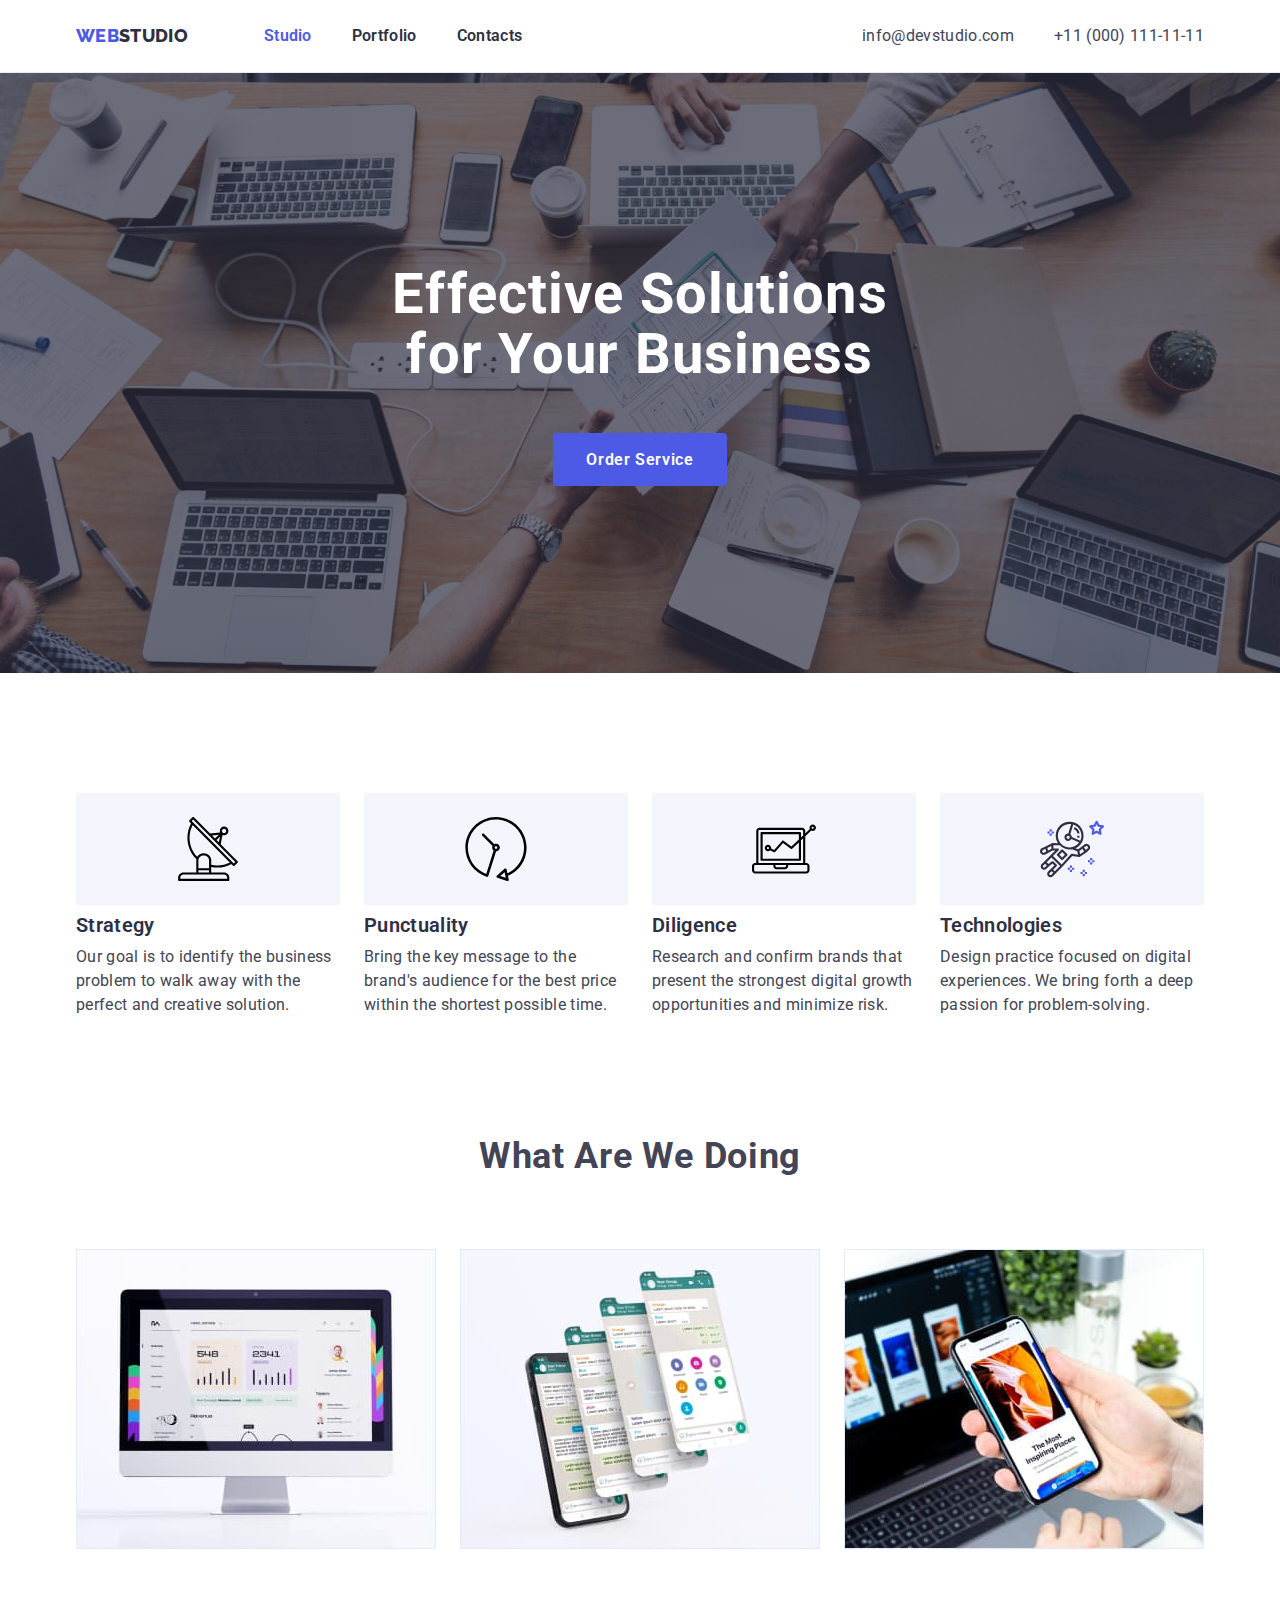
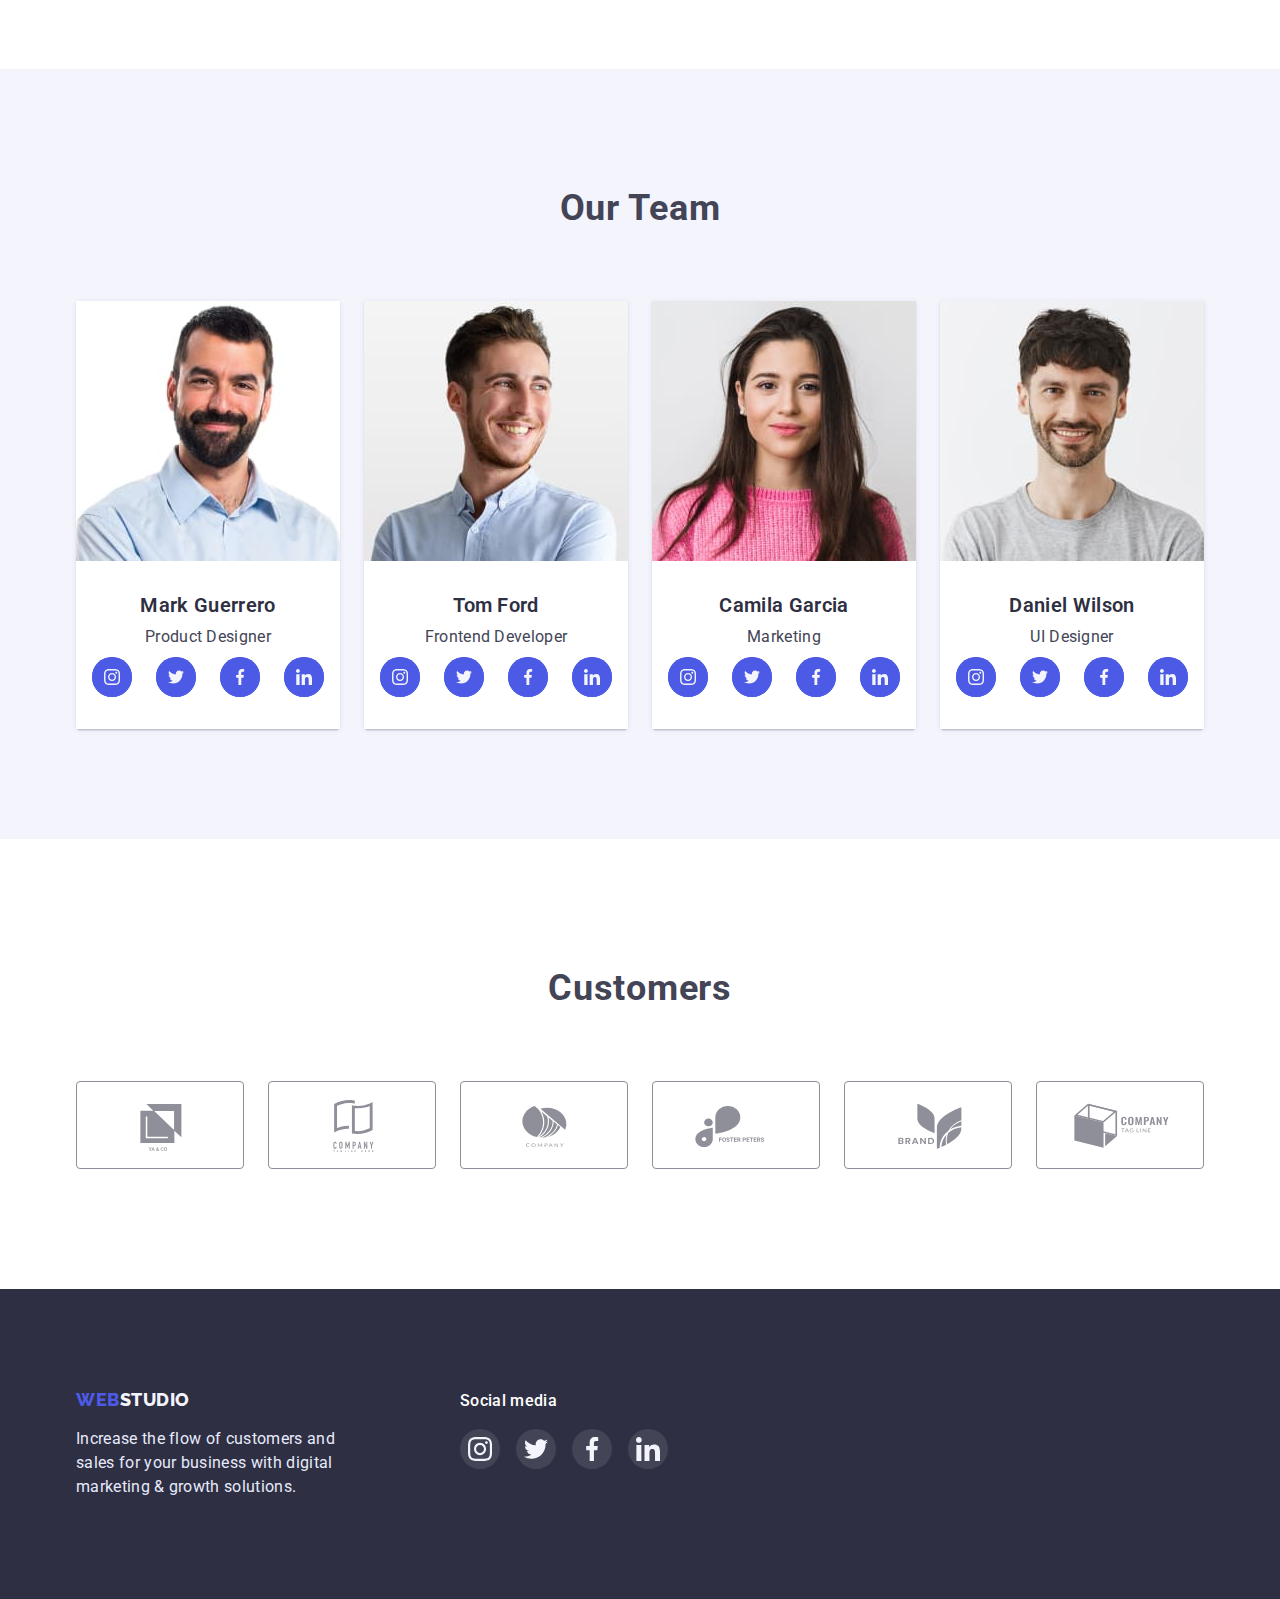
<file: index.html>
<!DOCTYPE html>
<html lang="en">
  <head>
    <meta charset="UTF-8" />
    <meta http-equiv="X-UA-Compatible" content="IE=edge" />
    <meta name="viewport" content="width=device-width, initial-scale=1.0" />
    <title>Document</title>
    <link rel="preconnect" href="https://fonts.googleapis.com" />
    <link rel="preconnect" href="https://fonts.gstatic.com" crossorigin />
    <link
      href="https://fonts.googleapis.com/css2?family=Raleway:wght@800&family=Roboto:wght@400;500;700;900&display=swap"
      rel="stylesheet"
    />
    <link
      rel="stylesheet"
      href="https://cdnjs.cloudflare.com/ajax/libs/modern-normalize/1.1.0/modern-normalize.min.css"
    />
    <link rel="stylesheet" href="./css/styles.css" />
  </head>
  <body>
    <header class="shadow-header">
      <div class="container head">
        <nav class="main-nav">
          <a class="logo-studio" href="./index.html">
            <span class="logo">WEB</span>STUDIO</a
          >
          <ul class="site-nav list">
            <li class="item nav-relative">
              <a href="./index.html" class="link current">Studio</a>
            </li>
            <li class="item">
              <a href="./portfolio.html" class="link">Portfolio</a>
            </li>
            <li class="item"><a href="" class="link">Contacts</a></li>
          </ul>
        </nav>
        <ul class="list-adress list">
          <li class="connect">
            <a class="connect-link" href="mailto:info@devstudio.com"
              >info@devstudio.com</a
            >
          </li>
          <li class="connect">
            <a class="connect-link" href="tel:+11(000)111-11-11"
              >+11 (000) 111-11-11</a
            >
          </li>
        </ul>
      </div>
    </header>
    <main>
      <section class="hero">
        <h1 class="hero-title">Effective Solutions for Your Business</h1>
        <button type="button" class="button">Order Service</button>
      </section>
      <section class="section">
        <div class="container">
          <h2 class="visually-hidden">Our features</h2>
          <ul class="feature-list list">
            <li class="item icon-strategy">
              <div class="features-position">
                <svg class="features-icon">
                  <use href="./image/icons.svg#icon-strategy"></use>
                </svg>
              </div>
              <h3 class="title">Strategy</h3>
              <p class="title-text">
                Our goal is to identify the business problem to walk away with
                the perfect and creative solution.
              </p>
            </li>
            <li class="item icon-punctuality">
              <div class="features-position">
                <svg class="features-icon">
                  <use href="./image/icons.svg#icon-punctuality"></use>
                </svg>
              </div>
              <h3 class="title">Punctuality</h3>
              <p class="title-text">
                Bring the key message to the brand's audience for the best price
                within the shortest possible time.
              </p>
            </li>
            <li class="item icon-diligence">
              <div class="features-position">
                <svg class="features-icon">
                  <use href="./image/icons.svg#icon-diligence"></use>
                </svg>
              </div>
              <h3 class="title">Diligence</h3>
              <p class="title-text">
                Research and confirm brands that present the strongest digital
                growth opportunities and minimize risk.
              </p>
            </li>
            <li class="item icon-technologies">
              <div class="features-position">
                <svg class="features-icon">
                  <use href="./image/icons.svg#icon-technologies"></use>
                </svg>
              </div>
              <h3 class="title">Technologies</h3>
              <p class="title-text">
                Design practice focused on digital experiences. We bring forth a
                deep passion for problem-solving.
              </p>
            </li>
          </ul>
        </div>
      </section>
      <section class="section work">
        <div class="container">
          <h2 class="section-title">What are we doing</h2>
          <ul class="work-list list">
            <li class="item">
              <img src="./image/computer.jpg" alt="computer" width="360" />
            </li>
            <li class="item">
              <img
                src="./image/smart-screen.jpg"
                alt="mobile phone with different screens"
                width="360"
              />
            </li>
            <li class="item">
              <img
                src="./image/smart-hand.jpg"
                alt="smartphone in hand"
                width="360"
              />
            </li>
          </ul>
        </div>
      </section>
       <section class="section team">
        <div class="container">
          <h2 class="section-title">Our team</h2>
          <ul class="team-list list">
            <li class="item">
              <img
                src="./image/Mark-Guerrero.jpg"
                alt="Mark Guerrero"
                width="264"
              />
              <div class="team-position">
                <h3 class="title">Mark Guerrero</h3>
                <p class="team-text">Product Designer</p>
              </div>
              <div>
                <ul class="icon-list">
                  <li class="team-social">
                    <a href="" class="social-link">
                      <svg class="social-icon">
                        <use href="./image/icons.svg#icon-instagram"></use>
                      </svg>
                    </a>
                  </li>
                  <li class="team-social">
                    <a href="" class="social-link">
                      <svg class="social-icon">
                        <use href="./image/icons.svg#icon-twitter"></use>
                      </svg>
                    </a>
                  </li>
                  <li class="team-social">
                    <a href="" class="social-link">
                      <svg class="social-icon">
                        <use href="./image/icons.svg#icon-facebook"></use>
                      </svg>
                    </a>
                  </li>
                  <li class="team-social">
                    <a href="" class="social-link">
                      <svg class="social-icon">
                        <use href="./image/icons.svg#icon-linkedin"></use>
                      </svg>
                    </a>
                  </li>
                </ul>
              </div>
            </li>
            <li class="item">
              <img src="./image/Tom-Ford.jpg" alt="Tom Ford" width="264" />
              <div class="team-position">
                <h3 class="title">Tom Ford</h3>
                <p class="team-text">Frontend Developer</p>
              </div>
              <div>
                <ul class="icon-list">
                  <li class="team-social">
                    <a href="" class="social-link">
                      <svg class="social-icon">
                        <use href="./image/icons.svg#icon-instagram"></use>
                      </svg>
                    </a>
                  </li>
                  <li class="team-social">
                    <a href="" class="social-link">
                      <svg class="social-icon">
                        <use href="./image/icons.svg#icon-twitter"></use>
                      </svg>
                    </a>
                  </li>
                  <li class="team-social">
                    <a href="" class="social-link">
                      <svg class="social-icon">
                        <use href="./image/icons.svg#icon-facebook"></use>
                      </svg>
                    </a>
                  </li>
                  <li class="team-social">
                    <a href="" class="social-link">
                      <svg class="social-icon">
                        <use href="./image/icons.svg#icon-linkedin"></use>
                      </svg>
                    </a>
                  </li>
                </ul>
              </div>
            </li>
            <li class="item">
              <img
                src="./image/Camila-Garcia.jpg"
                alt="Camila Garcia"
                width="264"
              />
              <div class="team-position">
                <h3 class="title">Camila Garcia</h3>
                <p class="team-text">Marketing</p>
              </div>
              <div>
                <ul class="icon-list">
                  <li class="team-social">
                    <a href="" class="social-link">
                      <svg class="social-icon">
                        <use href="./image/icons.svg#icon-instagram"></use>
                      </svg>
                    </a>
                  </li>
                  <li class="team-social">
                    <a href="" class="social-link">
                      <svg class="social-icon">
                        <use href="./image/icons.svg#icon-twitter"></use>
                      </svg>
                    </a>
                  </li>
                  <li class="team-social">
                    <a href="" class="social-link">
                      <svg class="social-icon">
                        <use href="./image/icons.svg#icon-facebook"></use>
                      </svg>
                    </a>
                  </li>
                  <li class="team-social">
                    <a href="" class="social-link">
                      <svg class="social-icon">
                        <use href="./image/icons.svg#icon-linkedin"></use>
                      </svg>
                    </a>
                  </li>
                </ul>
              </div>
            </li>
            <li class="item">
              <img
                src="./image/Daniel-Wilson.jpg"
                alt="Daniel Wilson"
                width="264"
              />
              <div class="team-position">
                <h3 class="title">Daniel Wilson</h3>
                <p class="team-text">UI Designer</p>
              </div>
               <div>
                <ul class="icon-list">
                  <li class="team-social">
                    <a href="" class="social-link">
                      <svg class="social-icon">
                        <use href="./image/icons.svg#icon-instagram"></use>
                      </svg>
                    </a>
                  </li>
                  <li class="team-social">
                    <a href="" class="social-link">
                      <svg class="social-icon">
                        <use href="./image/icons.svg#icon-twitter"></use>
                      </svg>
                    </a>
                  </li>
                  <li class="team-social">
                    <a href="" class="social-link">
                      <svg class="social-icon">
                        <use href="./image/icons.svg#icon-facebook"></use>
                      </svg>
                    </a>
                  </li>
                  <li class="team-social">
                    <a href="" class="social-link">
                      <svg class="social-icon">
                        <use href="./image/icons.svg#icon-linkedin"></use>
                      </svg>
                    </a>
                  </li>
                </ul>
              </div>
            </li>
          </ul>
        </div>
      </section>
      <section class="section section-customers">
        <div class="container">
          <h2 class="section-title">Customers</h2>
          <ul class="customers-list list">
            <li class="item">
              <a href="" class="customers">
                <svg class="customers-icon">
                  <use href="./image/icons.svg#icon-Logo"></use>
                </svg>
              </a>
            </li>
            <li class="item">
              <a href="" class="customers">
                <svg class="customers-icon">
                  <use href="./image/icons.svg#icon-Logo1"></use>
                </svg>
              </a>
            </li>
            <li class="item">
              <a href="" class="customers">
                <svg class="customers-icon">
                  <use href="./image/icons.svg#icon-Logo2"></use>
                </svg>
              </a>
            </li>
            <li class="item">
              <a href="" class="customers">
                <svg class="customers-icon">
                  <use href="./image/icons.svg#icon-Logo3"></use>
                </svg>
              </a>
            </li>
            <li class="item">
              <a href="" class="customers">
                <svg class="customers-icon">
                  <use href="./image/icons.svg#icon-Logo4"></use>
                </svg>
              </a>
            </li>
            <li class="item">
              <a href="" class="customers">
                <svg class="customers-icon">
                  <use href="./image/icons.svg#icon-Logo5"></use>
                </svg>
              </a>
            </li>
          </ul>
        </div>
      </section>
    </main>
    <footer class="footer-elements">
      <div class="container footer">
        <div class="information">
          <a class="studio-footer" href="./index.html">
            <span class="logo">Web</span>Studio
          </a>

          <p class="footer-text">
            Increase the flow of customers and sales for your business with
            digital marketing & growth solutions.
          </p>
        </div>
        <div class="footer-links">
          <p class="footer-title">Social media</p>
          <ul class="footer-list list">
            <li class="item">
              <a href="" class="footer-social">
                <svg class="footer-icon">
                  <use href="./image/icons.svg#icon-instagram"></use>
                </svg>
              </a>
            </li>
            <li class="item">
              <a href="" class="footer-social">
                <svg class="footer-icon">
                  <use href="./image/icons.svg#icon-twitter"></use>
                </svg>
              </a>
            </li>
            <li class="item">
              <a href="" class="footer-social">
                <svg class="footer-icon">
                  <use href="./image/icons.svg#icon-facebook"></use>
                </svg>
              </a>
            </li>
            <li class="item">
              <a href="" class="footer-social">
                <svg class="footer-icon">
                  <use href="./image/icons.svg#icon-linkedin"></use>
                </svg>
              </a>
            </li>
          </ul>
        </div>
      </div>
    </footer>
  </body>
</html>
</file>
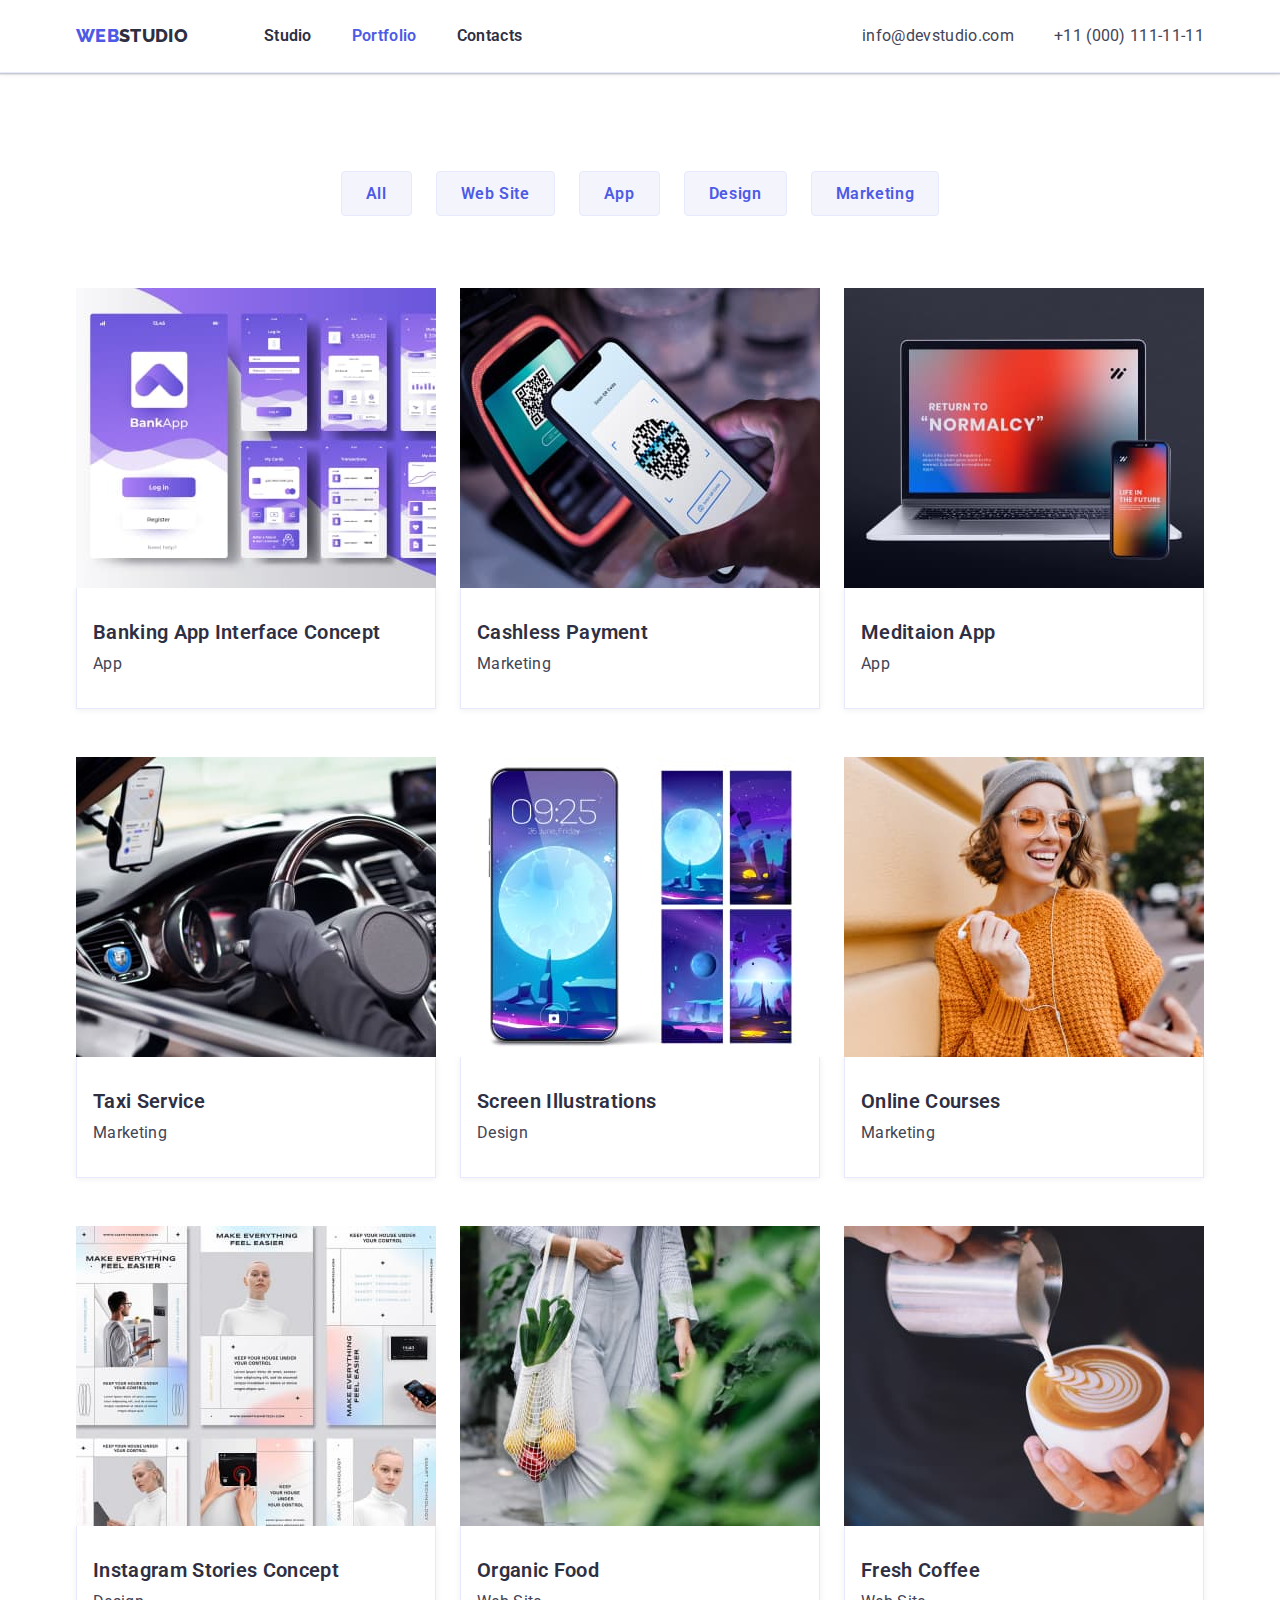
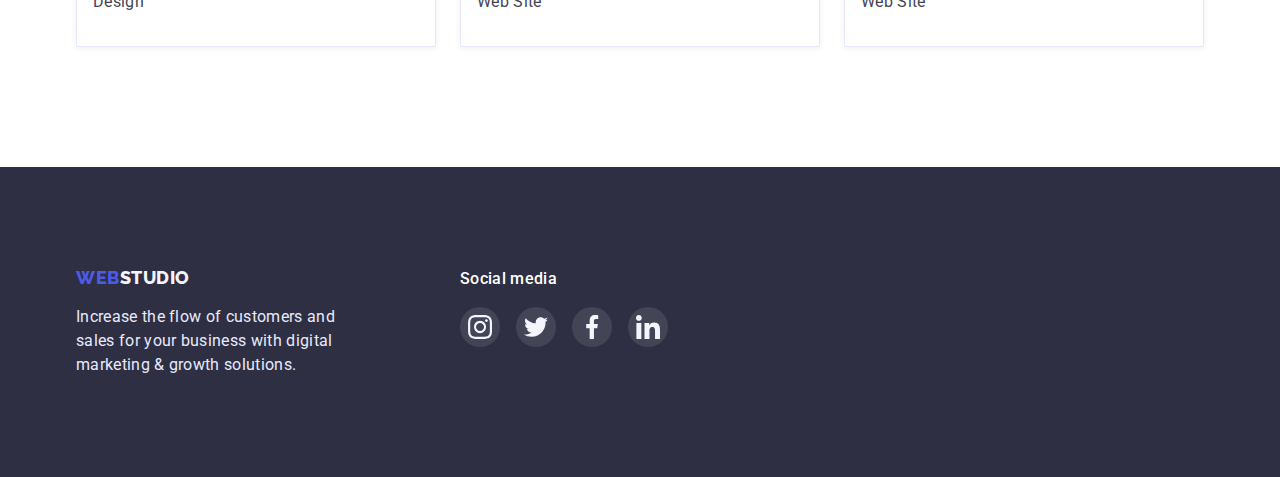
<file: portfolio.html>
<!DOCTYPE html>
<html lang="en">
  <head>
    <meta charset="UTF-8" />
    <meta http-equiv="X-UA-Compatible" content="IE=edge" />
    <meta name="viewport" content="width=device-width, initial-scale=1.0" />
    <title>Document</title>
    <link rel="preconnect" href="https://fonts.googleapis.com" />
    <link rel="preconnect" href="https://fonts.gstatic.com" crossorigin />
    <link
      href="https://fonts.googleapis.com/css2?family=Raleway:wght@800&family=Roboto:wght@400;500;700;900&display=swap"
      rel="stylesheet"
    />
    <link
      rel="stylesheet"
      href="https://cdnjs.cloudflare.com/ajax/libs/modern-normalize/1.1.0/modern-normalize.min.css"
    />
    <link rel="stylesheet" href="./css/styles.css" />
  </head>
  <body>
    <header class="shadow-header">
      <div class="container head">
        <nav class="main-nav">
          <a class="logo-studio" href="./index.html">
            <span class="logo">WEB</span>STUDIO</a
          >
          <ul class="site-nav list">
            <li class="item">
              <a href="./index.html" class="link">Studio</a>
            </li>
            <li class="item nav-relative">
              <a href="./portfolio.html" class="link current">Portfolio</a>
            </li>
            <li class="item"><a href="" class="link">Contacts</a></li>
          </ul>
        </nav>
        <ul class="list-adress list">
          <li class="connect">
            <a class="connect-link" href="mailto:info@devstudio.com"
              >info@devstudio.com</a
            >
          </li>
          <li class="connect">
            <a class="connect-link" href="tel:+11(000)111-11-11"
              >+11 (000) 111-11-11</a
            >
          </li>
        </ul>
      </div>
    </header>
    <main>
      <section class="project-section">
        <div class="container">
          <h1 class="visually-hidden">Our works</h1>
          <ul class="filters list">
            <div class="filter-btn">
              <li class="title">
                <button class="btn" type="button">All</button>
              </li>
              <li class="title">
                <button class="btn" type="button">Web Site</button>
              </li>
              <li class="title">
                <button class="btn" type="button">App</button>
              </li>
              <li class="title">
                <button class="btn" type="button">Design</button>
              </li>
              <li class="title">
                <button class="btn" type="button">Marketing</button>
              </li>
            </div>
          </ul>
          <ul class="project-list list">
            <li class="item">
              <a class="project-link link" href="#">
                <img
                  src="./image/banking-app-interface-concept.jpg"
                  alt="banking app interface"
                  width="360"
                />
                <div class="content">
                  <h2 class="title">Banking App Interface Concept</h2>
                  <p class="text">App</p>
                </div>
              </a>
            </li>
            <li class="item">
              <a class="project-link link" href="#">
                <img
                  src="./image/cashless-payment.jpg"
                  alt="payment with
              smartphone"
                  width="360"
                />
                <div class="content">
                  <h2 class="title">Cashless Payment</h2>
                  <p class="text">Marketing</p>
                </div>
              </a>
            </li>
            <li class="item">
              <a class="project-link link" href="#">
                <img
                  src="image/meditaion-app.jpg"
                  alt="monitor and smartphone screens"
                  width="360"
                />
                <div class="content">
                  <h2 class="title">Meditaion App</h2>
                  <p class="text link">App</p>
                </div>
              </a>
            </li>
            <li class="item">
              <a class="project-link link" href="#">
                <img
                  src="./image/taxi-service.jpg"
                  alt="man driving a car"
                  width="360"
                />
                <div class="content">
                  <h2 class="title">Taxi Service</h2>
                  <p class="text">Marketing</p>
                </div>
              </a>
            </li>
            <li class="item">
              <a class="project-link link" href="#">
                <img
                  src="./image/screen-illustrations.jpg"
                  alt="screen illustrations"
                  width="360"
                />
                <div class="content">
                  <h2 class="title">Screen Illustrations</h2>
                  <p class="text">Design</p>
                </div>
              </a>
            </li>
            <li class="item">
              <a class="project-link link" href="#">
                <img
                  src="image/online-courses.jpg"
                  alt="woman with smartphone"
                  width="360"
                />
                <div class="content">
                  <h2 class="title">Online Courses</h2>
                  <p class="text">Marketing</p>
                </div>
              </a>
            </li>
            <li class="item">
              <a class="project-link link" href="#">
                <img
                  src="./image/instagram-stories-concept.jpg"
                  alt="instagram concept"
                  width="360"
                />
                <div class="content">
                  <h2 class="title">Instagram Stories Concept</h2>
                  <p class="text">Design</p>
                </div>
              </a>
            </li>
            <li class="item">
              <a class="project-link link" href="#">
                <img
                  src="./image/organic-food.jpg"
                  alt="green food"
                  width="360"
                />
                <div class="content">
                  <h2 class="title">Organic Food</h2>
                  <p class="text">Web Site</p>
                </div>
              </a>
            </li>
            <li class="item">
              <a class="project-link link" href="#">
                <img
                  src="./image/fresh-coffee.jpg"
                  alt="a cup of coffee"
                  width="360"
                />
                <div class="content">
                  <h2 class="title">Fresh Coffee</h2>
                  <p class="text">Web Site</p>
                </div>
              </a>
            </li>
          </ul>
        </div>
      </section>
    </main>
    <footer class="footer-elements">
      <div class="container footer">
        <div class="information">
          <a class="studio-footer" href="./index.html">
            <span class="logo">Web</span>Studio
          </a>

          <p class="footer-text">
            Increase the flow of customers and sales for your business with
            digital marketing & growth solutions.
          </p>
        </div>
        <div class="footer-links">
          <p class="footer-title">Social media</p>
          <ul class="footer-list list">
            <li class="item">
              <a href="" class="footer-social">
                <svg class="footer-icon">
                  <use href="./image/icons.svg#icon-instagram"></use>
                </svg>
              </a>
            </li>
            <li class="item">
              <a href="" class="footer-social">
                <svg class="footer-icon">
                  <use href="./image/icons.svg#icon-twitter"></use>
                </svg>
              </a>
            </li>
            <li class="item">
              <a href="" class="footer-social">
                <svg class="footer-icon">
                  <use href="./image/icons.svg#icon-facebook"></use>
                </svg>
              </a>
            </li>
            <li class="item">
              <a href="" class="footer-social">
                <svg class="footer-icon">
                  <use href="./image/icons.svg#icon-linkedin"></use>
                </svg>
              </a>
            </li>
          </ul>
        </div>
      </div>
    </footer>
  </body>
</html>
</file>
<file: css/styles.css>
:root {
    --primary-text-color:#434455;
    --title-text-color:#2E2F42;
    --accent:#E7E9FC;
    --hover: #4D5AE5;
    --pr-white-color: #ffffff;
    --cloud-color: #F4F4FD;
    --social-icon: #404BBF;
   
}
*,
*::after,
*::before {
    box-sizing: border-box;
    margin: 0;
    padding: 0;
}
ul {
    list-style: none;
}
body {
    background-color: var(--pr-white-color) ;
    color: var(--primary-text-color);
    font-family: "Roboto", sans-serif;
    letter-spacing: 0.02em;
}
.shadow-header {
    border-bottom: 1px solid var(--accent);
    box-shadow: 0px 2px 1px rgba(46, 47, 66, 0.08), 
    0px 1px 1px rgba(46, 47, 66, 0.16),
    0px 1px 6px rgba(46,47,66, 0.08);
}
.logo {
    color: var(--hover);
    font-family: "Raleway", sans-serif;
    font-weight: 800;
    font-size: 18px;
    line-height:1.2;
    text-decoration: none;
}
.logo-studio {
    color: var(--title-text-color);
    font-family: "Raleway", sans-serif;
    font-weight: 800;
    font-size: 18px;
    line-height: 1.2;
    text-decoration: none;
}
.head, .main-nav {
    display:flex;
    align-items: center;
}
.list {
    list-style: none;
    padding: 0;
    margin: 0;
}
.link {
    text-decoration: none;

}
.container {
    width: 1158px;
    margin-left: auto;
    margin-right: auto;
    padding-left: 15px;
    padding-right: 15px;
}
img {
    display: block;
    width: 100%;
    height: auto;
}
.site-nav .link{
    padding-top: 24px;
    padding-bottom: 24px;
    display: block;
    color: var(--title-text-color);
    text-decoration: none;
}
.site-nav .link:hover,
.site-nav .link:focus {
    color: var(--hover);
}
.site-nav .current {
    color: var(--hover);
    text-decoration: none;
}
.nav-relative {
    position: relative;
}
.site-nav .current::after {
    display: inline-block;
    position:absolute;
    bottom: 0;
    left: 0;
    content: "";
    width: 100%;
    height: 4px;
    background-color: var(--social-icon);
    border-radius: 2px;
    opacity: 0;
}
.site-nav .current:hover::after {
    opacity: 1;
}
.site-nav {
    margin-left: 76px;
    font-weight: 600;
    font-size: 16px;
    line-height: 1.5;
    display: flex;
}
.site-nav .item:not(:last-child) {
    margin-right: 40px;
}
.list-adress {
    display: flex;
    margin-left: auto;
}
.list-adress .connect-link {
    color: var(--primary-text-color);
    font-weight: 400;
    font-size: 16px;
    line-height: 1.5;
    text-decoration: none;
}
.connect-link:hover,
.connect-link:focus {
    color: var(--hover);
}
.connect + .connect {
    margin-left: 40px;

}
.hero {
    background-color: var(--title-text-color);
    padding-top: 192px;
    padding-bottom: 192px;
    max-width: 1440px;
    height: 600px;
    margin-left: auto;
    margin-right: auto;
    background-image: linear-gradient(to right,
     rgba(46, 47, 66, 0.7),
      rgba(46, 47, 66, 0.7) ),
    url("../image/people-office.jpg");
    background-repeat: no-repeat;
    background-position: center;
    background-size: cover;
}
.hero-title {
    margin-right: auto;
    margin-left: auto;
    margin-bottom: 48px;
    text-align: center;
    width: 498px;
    color:#FFFFFF;
    font-weight: 700;
    font-size: 56px;
    line-height: 1.07;
    letter-spacing: 0.02em;

}
.hero > .container {
    text-align: center;
}
.visually-hidden {
    position: absolute;
    white-space: nowrap;
    width: 1px;
    height: 1px;
    overflow: hidden;
    border: 0;
    padding: 0;
    clip: rect(0 0 0 0);
    clip-path: inset(50%);
    margin: -1px;
}
.section .title {
    margin-top: 0;
    margin-bottom: 8px;
    color: var(--title-text-color);
    font-weight:600;
    font-size:36px;
    line-height:1.1;
    text-align: center;
    text-transform: capitalize;
}
.section {
    padding-top: 120px;
    padding-bottom: 120px;
}
.section-title {
    margin-top: 0;
    margin-bottom: 72px;
    text-align: center;
    text-transform: capitalize;
    font-weight: 700;
    font-size: 36px;
    line-height: 1.11;
    letter-spacing: 0.02em;
}
.work {
    padding-top: 0;
}
.team {
    padding-bottom: 110px;
    background-color: var(--cloud-color);
}
.team-position{
    padding-top: 32px;
    padding-bottom: 0;
}
.feature-list,
.work-list,
.team-list {
    display:flex;
    
}
.feature-list .item:not(:last-child),
.work-list .item:not(:last-child),
.team-list .item:not(:last-child) {
    margin-right: 24px;
}
.features-icon {
    width: 64px;
    height: 64px;
}
.features-position {
    display: flex;
    height: 112px;
    background-color:var(--cloud-color);
    align-items: center;
    justify-content: center;
    margin-bottom: 8px;
}
.feature-list .item {
    width: calc((100% - 72px) / 4);
}
.feature-list .title {
    text-align: left;
}
.feature-list .title, 
.team-list .title {
    color: var(--title-text-color);
    font-weight: 600;
    font-size: 20px;
    line-height: 1.2;
}
.work-list {
    display: flex;
    flex-wrap: wrap;
}
.work-list .item {
    width: 360px;
}

.team-list {
    text-align: center;
    text-transform: capitalize;
}
.team-list .item {
    box-shadow: 0px 1px 6px rgba(46, 47, 66, 0.08), 0px 1px 1px rgba(46, 47, 66, 0.16), 0px 2px 1px rgba(46, 47, 66, 0.08);
    border-radius: 0px 0px 4px 4px;
    background-color: var(--pr-white-color);
}
.icon-list {
    margin-top: 8px;
    padding-bottom: 32px;
    display:flex;
    justify-content: center;
    background-color: var(--pr-white-color);
}
.team-social {
    width: 40px;
    height: 40px;
    border-radius: 50%;
    background-color: var(--hover);
}

.social-link:hover,
.social-link:focus {
    background-color: var(--social-icon);
}

.social-icon {
    width: 16px;
    height: 16px;
}

.social-link {
    display: flex;
    width: 100%;
    height: 100%;
    align-items: center;
    justify-content: center;
    border-radius: 50%;
    background-color: var(--hover);
}
.team-social:not(:last-child) {
    margin-right: 24px;
}
.customers-list {
    display: flex;

}
.customers-icon {
    display: flex;
    width: 104px;
    height: 56px;
    fill:#8E8F99;
}
.customers {
    display: flex;
    align-items: center;
    justify-content: center;
    height: 88px;
    border: 1px solid #8E8F99;
    border-radius: 4px;  
}
.customers:hover {
    border-color: var(--social-icon);
}
.customers:hover > .customers-icon {
    fill: var(--social-icon);
}
.customers-list .item.item:not(:last-child) {
    margin-right: 24px;
}
.customers-list .item {
    width: calc((100% - 120px) / 6);
}
.section-customers {
    padding-top: 130px;
}
.button {
    color: var(--pr-white-color) ;
    background-color: var(--hover) ;
    font-weight: 600;
    font-size: 16px;
    line-height: 1.2;
    letter-spacing: 0.04em;
    cursor: pointer;
    border-radius: 4px;
    padding: 16px 32px;
    display: block;
    min-width: 170px;
    text-align: center;
    border: 1px solid transparent;
    margin-right: auto;
    margin-left: auto;
    
}
.button:hover,
.button:focus {
    background-color: #404BBF;
    box-shadow: 0px 4px 4px rgba(0, 0, 0, 0.15);
}
.title-text, .team-text {
    font-weight:400;
    font-size: 16px; 
    line-height: 1.5; 
    margin-top: 0;
    margin-bottom: 0;
}
.studio-footer {
    display: block;
    margin-bottom: 16px;
    color: var(--cloud-color);
    background-color: var(--title-text-color);
    font-family: 'Raleway';
    font-weight: 800;
    font-size: 18px;
    line-height: 1.16;
    letter-spacing: 0.03em;
    text-transform: uppercase;
    text-decoration: none;
}
.footer-elements {
    background-color: var(--title-text-color);
    padding-top: 100px;
    padding-bottom: 100px;
    display: flex;
    flex-wrap: wrap;

}
.information {
    display: block;
    width: 264px;
}
.footer-text {
    color: var(--accent);
    background-color: var(--title-text-color);
    width: 264px;
    font-weight: 400;
    font-size: 16px;
    line-height: 1.5em;
    letter-spacing: 0.02em;
}
.footer {
    display: flex;
}
.information {
    width: 264px;
    margin-right: 120px;
}
.footer-links {
    width: 208px;
    height: 40px;
}
.footer-title {
    font-weight: 500;
    font-size: 16px;
    line-height: 1.5em;
    color: var(--pr-white-color);
    margin-bottom: 16px;
}
.footer-list {
    display: flex;
}
.footer-social {
    display: flex;
    width: 40px;
    height: 40px;
    background-color: rgba(255, 255, 255, 0.1);
    align-items: center;
    justify-content: center;
    border-radius: 50%;
    }
.footer-social:hover,
.footer-social:focus {
    background-color: #31D0AA;
}
.footer-list .item {
   display: flex;
  
  

}
.footer-list .item:not(:last-child){
    margin-right: 16px;
}
.footer-icon {
    display: flex;
    width: 24px;
    height: 24px;
}

        /* PORTFOLIO */

.filter-btn {
    display: flex;
    flex-wrap: wrap;
    align-items: center;
    margin-bottom: 72px;
    justify-content: center;
}
.filter-btn .title:not(:last-child) {
    padding-right: 24px;
}
.btn:hover,
.btn:focus {
    color: var(--pr-white-color);
    background-color: var(--hover);
    border-color: var(--hover);
    cursor: pointer;
    box-shadow: 0px 3px 1px rgba(0, 0, 0, 0.1), 0px 2px 1px rgba(0, 0, 0, 0.08), 0px 2px 2px rgba(0, 0, 0, 0.12);
}
.btn {
    display:inline-block;
    padding: 12px 24px;
    color:var(--hover);
    background-color: var(--cloud-color);
    font-weight: 600;
    font-size: 16px;
    line-height: 1.19;
    letter-spacing: 0.04em;
    cursor: pointer;
    border: 1px solid var(--accent);
    border-radius: 4px;
}
.project-section {
    padding-top: 98px;
    padding-bottom: 120px;
}
.project-list {
    display:flex;
    flex-wrap: wrap;
}
.project-list .item {
    margin-right: 24px;
    margin-bottom: 48px;
   
}
.project-link {
    display: block;
}
.project-link:hover,
.project-link:focus {
    box-shadow: 0px 1px 6px rgba(46, 47, 66, 0.08), 0px 1px 1px rgba(46, 47, 66, 0.16), 0px 2px 1px rgba(46, 47, 66, 0.08);
}
.project-list .item:nth-last-child(-n+3) {
    margin-bottom: 0;
}
.project-list .item:nth-child(3n) {
    margin-right: 0;
}
.project-list .title {
    margin-bottom: 8px;
    color: var(--title-text-color);
    font-family: inherit;
    font-weight: 600;
    font-size: 20px;
    line-height: 1.2;
}
.project-list .title:hover,
.project-list .title:focus {
    color: var(--hover);
}
.content {
    padding-left: 16px;
    padding-bottom: 32px;
    padding-top: 32px;
    box-shadow: 0px 1px 6px rgb(46 47 66 / 8%);
    border-bottom: 0.5px solid var(--accent);
    border-right: 0.5px solid var(--accent);
    border-left: 0.5px solid var(--accent);
    
}
.project-link .text {
    color: var(--primary-text-color);
    font-weight: 400;
    font-size: 16px;
    line-height: 1.5;
}
</file>
